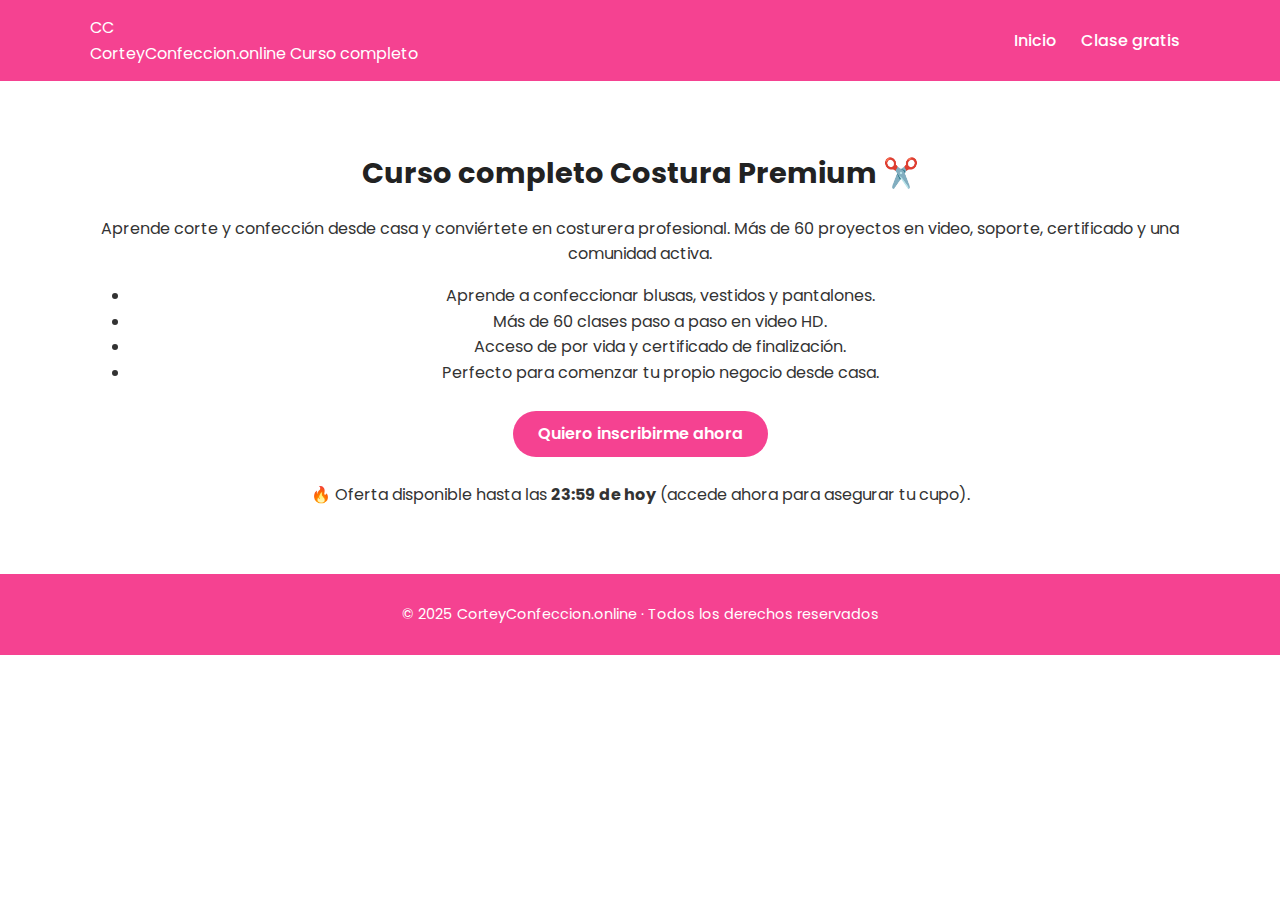
<file: costura-premium/index.html>
<!doctype html>
<html lang="es">
<head>
  <meta charset="utf-8" />
  <title>Costura Premium • CorteyConfeccion.online</title>
  <meta name="viewport" content="width=device-width, initial-scale=1" />
  <link rel="stylesheet" href="../style.css" />
  <link rel="preconnect" href="https://fonts.googleapis.com">
  <link rel="preconnect" href="https://fonts.gstatic.com" crossorigin>
  <link href="https://fonts.googleapis.com/css2?family=Poppins:wght@300;400;600;700&display=swap" rel="stylesheet">
</head>
<body>
  <header class="site-header">
    <div class="container nav">
      <div class="logo-area">
        <div class="logo-circle">CC</div>
        <div class="logo-text">
          <span class="logo-title">CorteyConfeccion.online</span>
          <span class="logo-subtitle">Curso completo</span>
        </div>
      </div>
      <nav class="nav-links">
        <a href="../">Inicio</a>
        <a href="../clase-gratis/">Clase gratis</a>
      </nav>
    </div>
  </header>

  <main>
    <section class="hero">
      <div class="container">
        <h1>Curso completo Costura Premium ✂️</h1>
        <p>
          Aprende corte y confección desde casa y conviértete en costurera profesional.  
          Más de 60 proyectos en video, soporte, certificado y una comunidad activa.
        </p>

        <ul class="checklist">
          <li>Aprende a confeccionar blusas, vestidos y pantalones.</li>
          <li>Más de 60 clases paso a paso en video HD.</li>
          <li>Acceso de por vida y certificado de finalización.</li>
          <li>Perfecto para comenzar tu propio negocio desde casa.</li>
        </ul>

        <a href="https://go.hotmart.com/Y27528309A" target="_blank" class="btn primary">
          Quiero inscribirme ahora
        </a>

        <p style="margin-top:15px;">
          🔥 Oferta disponible hasta las <strong>23:59 de hoy</strong>  
          (accede ahora para asegurar tu cupo).
        </p>
      </div>
    </section>
  </main>

  <footer class="site-footer">
    <div class="container footer-grid">
      <p>© 2025 CorteyConfeccion.online · Todos los derechos reservados</p>
    </div>
  </footer>
</body>
</html>
</file>
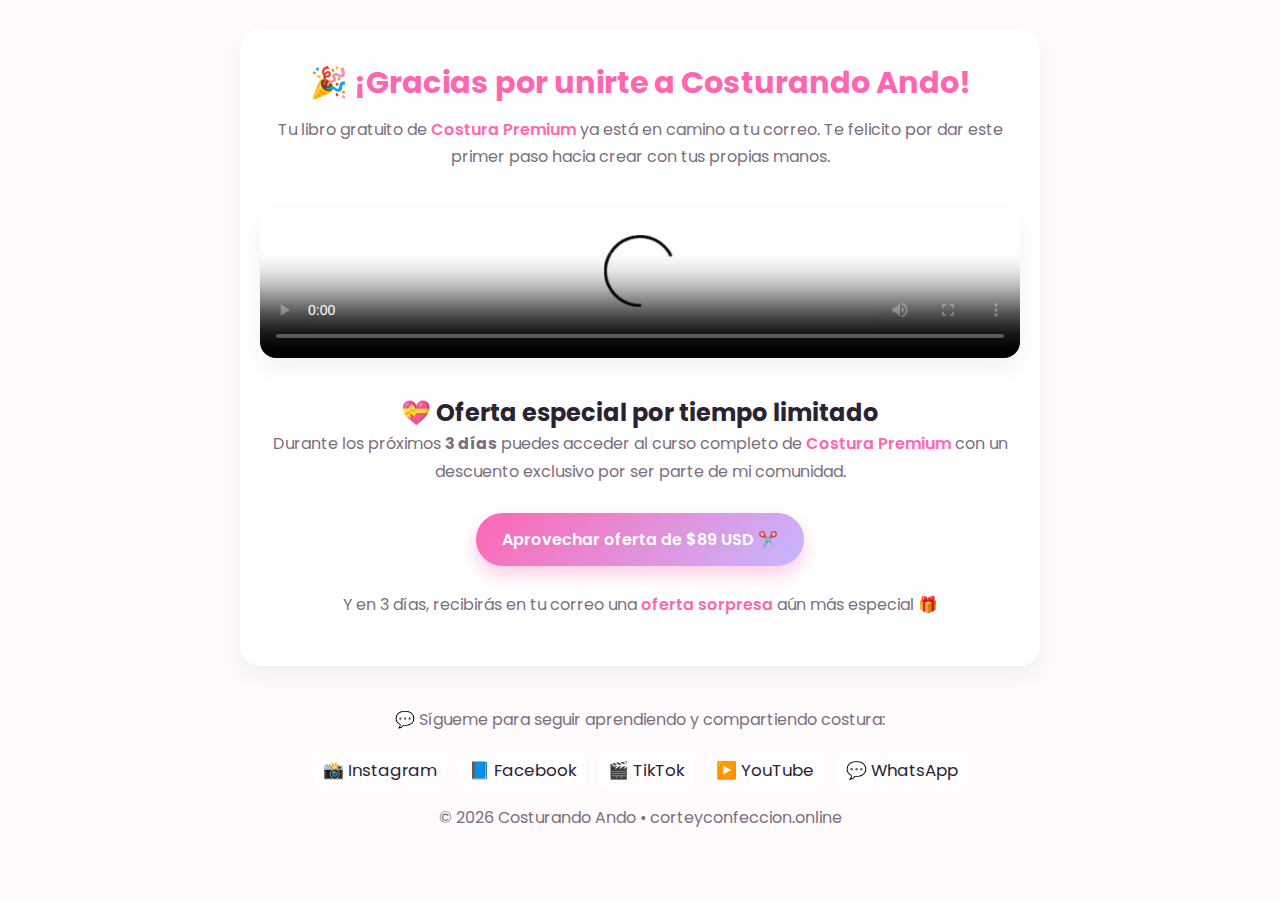
<file: gracias.html>
<!doctype html>
<html lang="es">
<head>
  <meta charset="utf-8" />
  <meta name="viewport" content="width=device-width, initial-scale=1" />
  <title>¡Gracias! 💖 — Costurando Ando</title>
  <meta name="description" content="Gracias por unirte a Costurando Ando. Tu libro de costura está en camino, y tienes una oferta especial por tiempo limitado.">

  <!-- Fuente -->
  <link rel="preconnect" href="https://fonts.googleapis.com">
  <link rel="preconnect" href="https://fonts.gstatic.com" crossorigin>
  <link href="https://fonts.googleapis.com/css2?family=Poppins:wght@300;400;600;700&display=swap" rel="stylesheet">

  <style>
    :root {
      --color-bg: #fffafc;
      --color-primary: #ff66b2;
      --color-secondary: #c6b7ff;
      --color-text: #2b2333;
      --color-muted: #7a6f80;
      --shadow-soft: 0 10px 25px rgba(0,0,0,0.06);
    }

    * { box-sizing: border-box; margin: 0; padding: 0; }

    body {
      font-family: "Poppins", sans-serif;
      background: var(--color-bg);
      color: var(--color-text);
      text-align: center;
      padding: 30px 16px;
      animation: fadeIn 1s ease forwards;
    }

    @keyframes fadeIn {
      from { opacity: 0; transform: translateY(20px); }
      to { opacity: 1; transform: translateY(0); }
    }

    .container {
      max-width: 800px;
      margin: 0 auto;
      background: #ffffff;
      border-radius: 20px;
      padding: 30px 20px;
      box-shadow: var(--shadow-soft);
    }

    h1 {
      color: var(--color-primary);
      font-size: 1.9rem;
      margin-bottom: 10px;
    }

    p {
      color: var(--color-muted);
      font-size: 1rem;
      margin-bottom: 18px;
      line-height: 1.7;
    }

    .highlight {
      color: var(--color-primary);
      font-weight: 600;
    }

    .btn-primary {
      background: linear-gradient(135deg, var(--color-primary), var(--color-secondary));
      border: none;
      color: #fff;
      padding: 14px 26px;
      border-radius: 999px;
      font-weight: 600;
      text-decoration: none;
      font-size: 1rem;
      box-shadow: 0 8px 18px rgba(255, 102, 178, 0.35);
      transition: all 0.3s ease;
      display: inline-block;
      margin-top: 10px;
    }

    .btn-primary:hover {
      background: linear-gradient(135deg, var(--color-secondary), var(--color-primary));
      transform: scale(1.03);
      box-shadow: 0 10px 25px rgba(255, 102, 178, 0.45);
    }

    video {
      width: 100%;
      border-radius: 16px;
      margin-top: 20px;
      box-shadow: var(--shadow-soft);
    }

    footer {
      margin-top: 40px;
      font-size: 0.9rem;
      color: var(--color-muted);
    }

    .socials {
      display: flex;
      justify-content: center;
      flex-wrap: wrap;
      gap: 12px;
      margin-top: 10px;
    }

    .socials a {
      text-decoration: none;
      font-size: 1.05rem;
      padding: 6px 10px;
      border-radius: 12px;
      transition: all 0.3s ease;
      color: var(--color-text);
      background: rgba(255,255,255,0.5);
    }

    .socials a:hover {
      background: rgba(255,102,178,0.1);
      transform: scale(1.08);
      color: var(--color-primary);
    }

    @media (max-width: 600px) {
      h1 { font-size: 1.5rem; }
      p { font-size: 0.95rem; }
    }
  </style>
</head>

<body>
  <div class="container">
    <h1>🎉 ¡Gracias por unirte a Costurando Ando!</h1>
    <p>Tu libro gratuito de <span class="highlight">Costura Premium</span> ya está en camino a tu correo.  
    Te felicito por dar este primer paso hacia crear con tus propias manos.</p>

    <video controls poster="https://images.unsplash.com/photo-1587614295999-6a5e7d3dfd8b?auto=format&fit=crop&w=900&q=80">
      <source src="https://drive.google.com/uc?export=preview&id=1PbdrRkbfcbTw8Picqk0VY4d1_xqeYZdh" type="video/mp4">
      Tu navegador no soporta video.
    </video>

    <h2 style="margin-top:30px;">💝 Oferta especial por tiempo limitado</h2>
    <p>Durante los próximos <strong>3 días</strong> puedes acceder al curso completo de  
    <span class="highlight">Costura Premium</span> con un descuento exclusivo por ser parte de mi comunidad.</p>

    <a href="https://go.hotmart.com/Y27528309A?ap=0320" class="btn-primary" target="_blank">
      Aprovechar oferta de $89 USD ✂️
    </a>

    <p style="margin-top:25px;">Y en 3 días, recibirás en tu correo una <span class="highlight">oferta sorpresa</span> aún más especial 🎁</p>
  </div>

  <footer>
    <p>💬 Sígueme para seguir aprendiendo y compartiendo costura:</p>
    <div class="socials">
      <a href="https://www.instagram.com/costuraindustrial_/" target="_blank">📸 Instagram</a>
      <a href="https://web.facebook.com/Costurindustrial" target="_blank">📘 Facebook</a>
      <a href="https://www.tiktok.com/@costurando_ando" target="_blank">🎬 TikTok</a>
      <a href="https://go.hotmart.com/Y27528309A?pad=https://www.youtube.com/@PremiumAcademy" target="_blank">▶️ YouTube</a>
      <a href="https://go.hotmart.com/Y27528309A?pad=https://wa.me/573175420828" target="_blank">💬 WhatsApp</a>
    </div>

    <p style="margin-top:15px;">© <span id="year"></span> Costurando Ando • corteyconfeccion.online</p>
  </footer>

  <script>
    document.getElementById("year").textContent = new Date().getFullYear();
  </script>
</body>
</html>
</file>
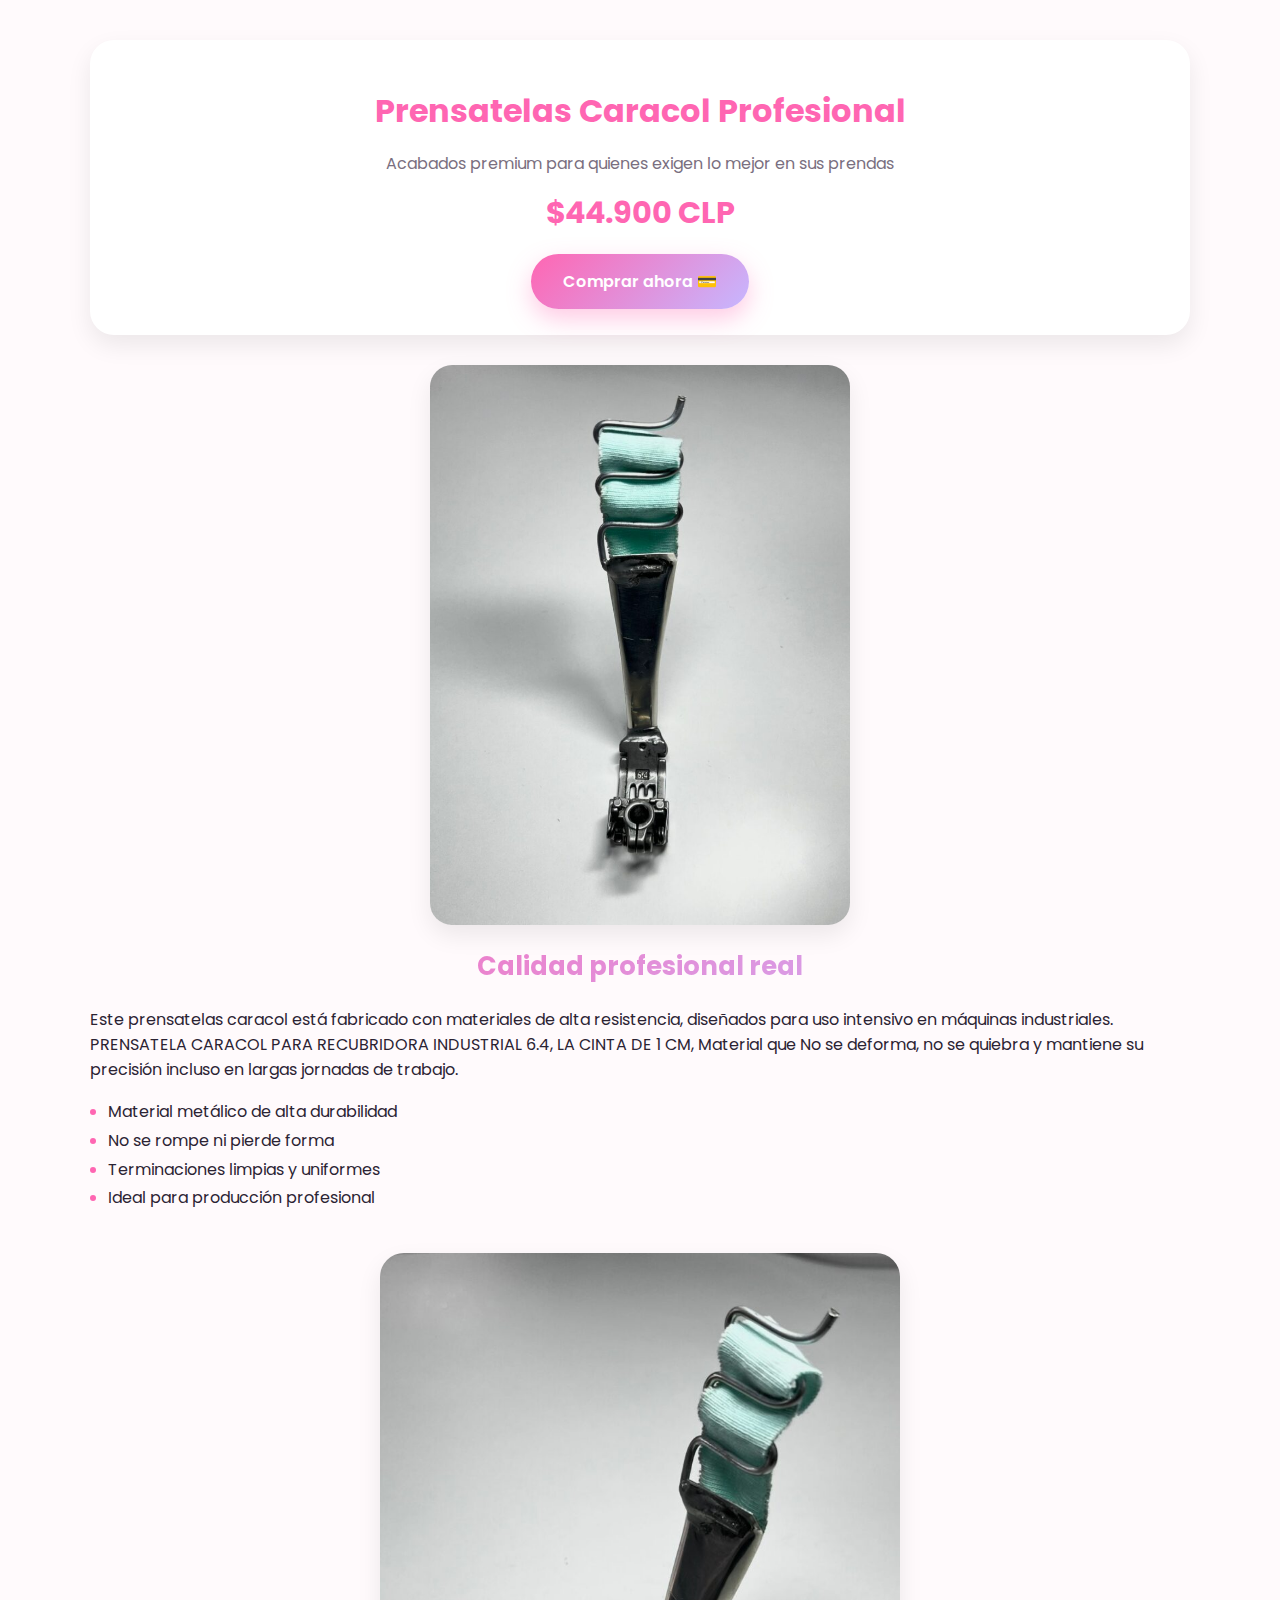
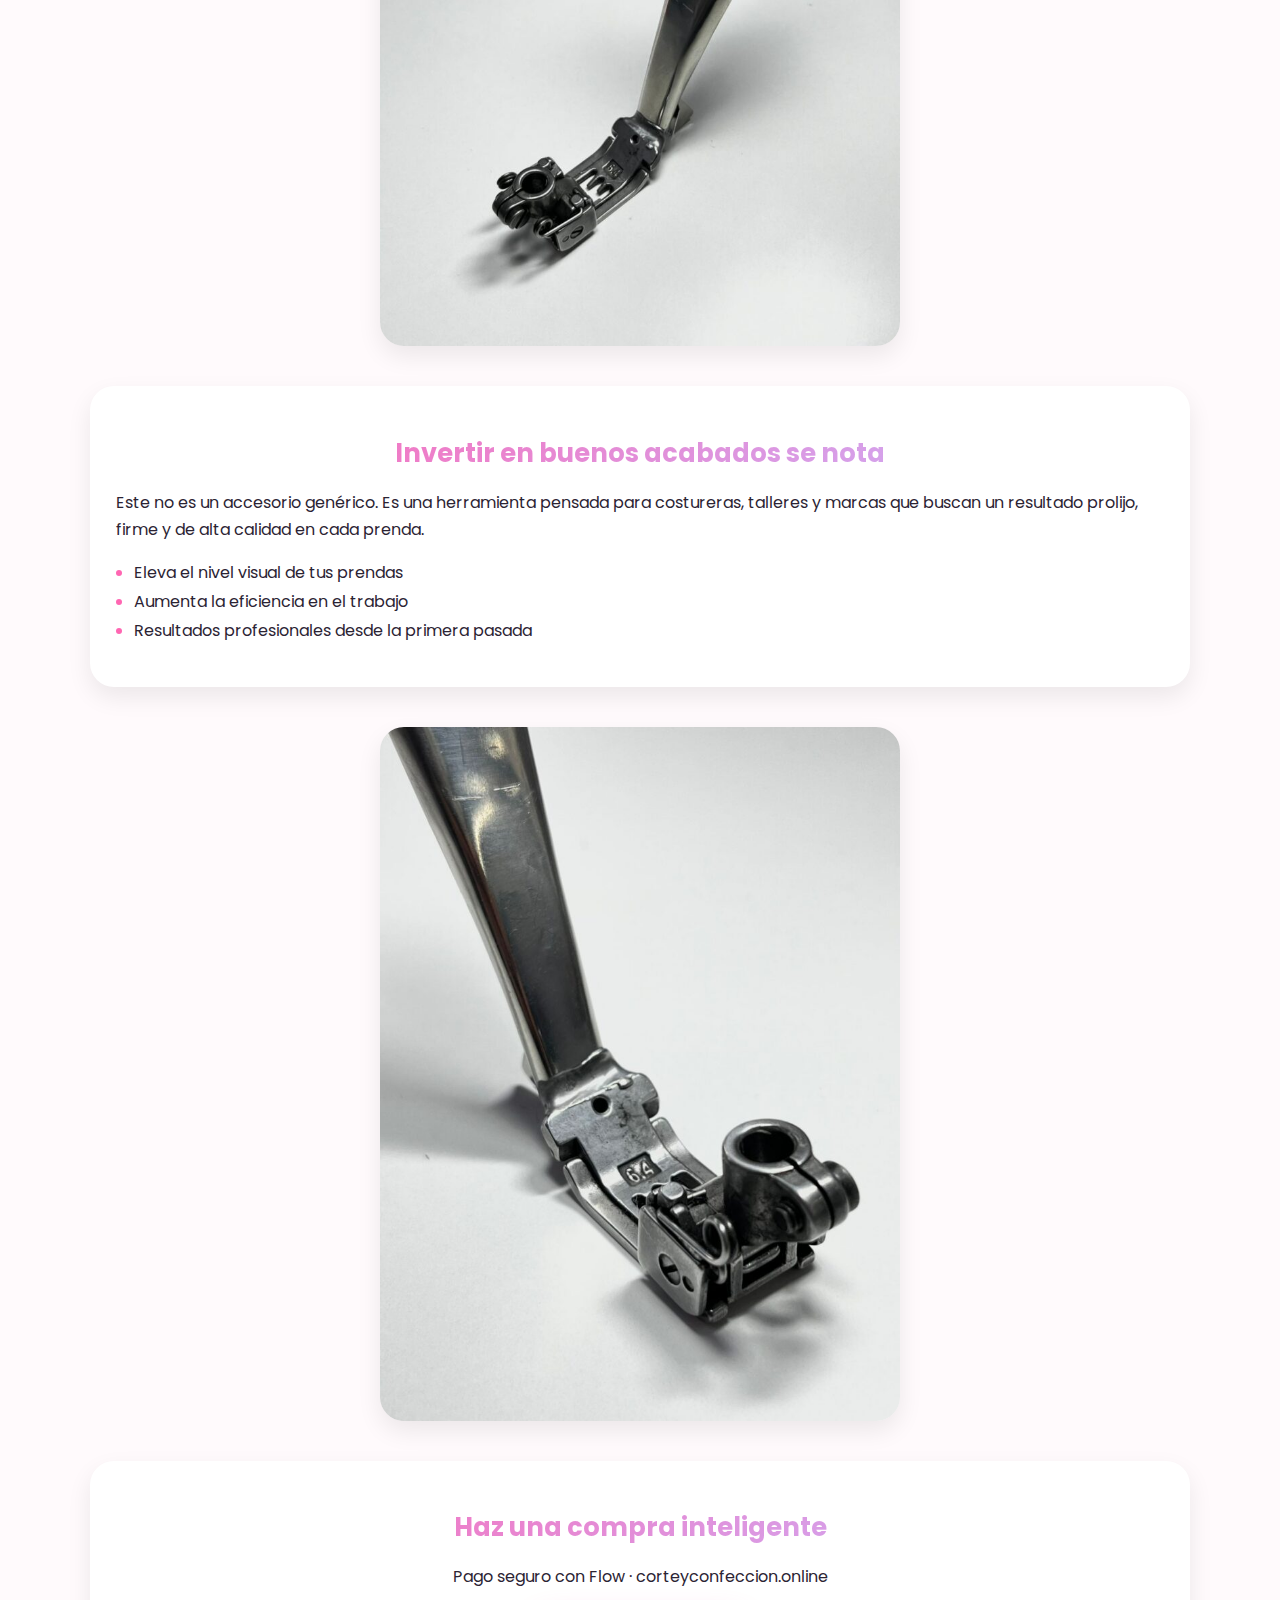
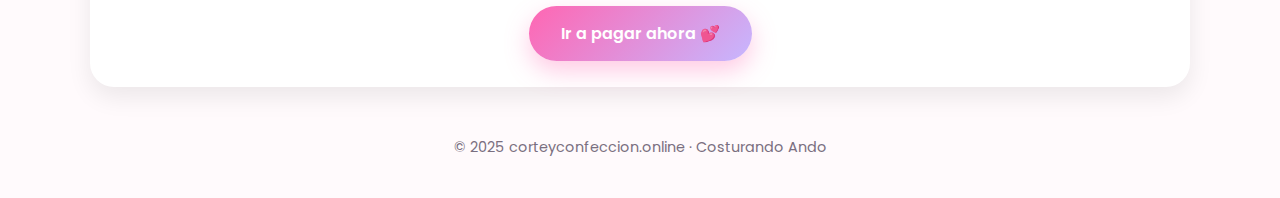
<file: prensatelas-caracol.html>
<!doctype html>
<html lang="es">
<head>
<meta charset="utf-8">
<meta name="viewport" content="width=device-width, initial-scale=1">
<title>Prensatelas Caracol Profesional • Corte y Confección</title>

<link rel="preconnect" href="https://fonts.googleapis.com">
<link rel="preconnect" href="https://fonts.gstatic.com" crossorigin>
<link href="https://fonts.googleapis.com/css2?family=Poppins:wght@300;400;600;700&display=swap" rel="stylesheet">

<style>
:root{
  --primary:#ff66b2;
  --secondary:#c6b7ff;
  --bg:#fffafc;
  --text:#2b2333;
  --muted:#7a6f80;
  --shadow:0 10px 25px rgba(0,0,0,.08);
}

body{
  margin:0;
  font-family:"Poppins",sans-serif;
  background:var(--bg);
  color:var(--text);
}

.container{
  max-width:1100px;
  margin:0 auto;
  padding:20px 16px;
}

.card{
  background:#fff;
  border-radius:24px;
  box-shadow:var(--shadow);
  padding:26px;
  margin-top:20px;
}

/* HERO */
.hero{
  text-align:center;
}

.hero h1{
  color:var(--primary);
  font-size:2rem;
  margin-bottom:6px;
}

.hero p{
  color:var(--muted);
  margin-bottom:14px;
}

.price{
  font-size:1.9rem;
  font-weight:700;
  color:var(--primary);
  margin:10px 0 18px;
}

.btn{
  display:inline-block;
  background:linear-gradient(135deg,var(--primary),var(--secondary));
  padding:15px 32px;
  border-radius:999px;
  color:#fff;
  font-weight:600;
  text-decoration:none;
  box-shadow:0 10px 25px rgba(255,102,178,.35);
}

/* CARRUSEL */
.carousel-container{
  position:relative;
  margin-top:30px;
  background:#fff;
  border-radius:24px;
  box-shadow:var(--shadow);
  padding:20px;
}

.carousel{
  display:flex;
  justify-content:center;
  align-items:center;
  overflow:hidden;
}

.slide{
  display:none;
  width:100%;
  max-height:360px;
  object-fit:contain;
  border-radius:18px;
}

.slide.active{
  display:block;
}

.carousel-btn{
  position:absolute;
  top:50%;
  transform:translateY(-50%);
  background:linear-gradient(135deg,var(--primary),var(--secondary));
  border:none;
  color:#fff;
  font-size:28px;
  width:44px;
  height:44px;
  border-radius:50%;
  cursor:pointer;
  box-shadow:0 8px 20px rgba(255,102,178,.35);
}

.carousel-btn.left{ left:10px; }
.carousel-btn.right{ right:10px; }

@media(max-width:600px){
  .carousel-btn{
    width:36px;
    height:36px;
    font-size:22px;
  }
}

/* SECTIONS */
.section{
  background:#fff;
  border-radius:24px;
  padding:26px;
  margin-top:30px;
  box-shadow:var(--shadow);
}
.section h2{
  font-weight:700;
  font-size:1.6rem;
  margin-bottom:12px;
  background: linear-gradient(135deg, #ff66b2, #c6b7ff);
  -webkit-background-clip: text;
  -webkit-text-fill-color: transparent;
  text-align:center;
}

.section p{
  line-height:1.7;
}

ul{
  padding-left:18px;
  line-height:1.8;
}

ul li::marker{
  color:var(--primary);
}

/* FOOTER */
footer{
  text-align:center;
  margin:50px 0 20px;
  color:var(--muted);
  font-size:.9rem;
}
  body{
  color: var(--text);
}

.section p,
.section li{
  color: var(--text);
}

.hero p{
  color: var(--muted);
}
  .titulo-destacado{
  font-weight:700;
  font-size:1.6rem;
  text-align:center;
  background: linear-gradient(135deg, #ff66b2, #c6b7ff);
  -webkit-background-clip: text;
  -webkit-text-fill-color: transparent;
  }
</style>
</head>

<body>
<div class="container">

<!-- HERO -->
<section class="card hero">
  <h1>Prensatelas Caracol Profesional</h1>
  <p>Acabados premium para quienes exigen lo mejor en sus prendas</p>

  <div class="price">$44.900 CLP</div>

  <a href="https://www.flow.cl/uri/5PNDkh9bm" class="btn">
    Comprar ahora 💳
  </a>
</section>

<img src="imag/prensantelas1.jpeg"
     alt="Prensatelas caracol profesional"
     style="
       width:100%;
       max-width:420px;
       display:block;
       margin:30px auto 0;
       border-radius:22px;
       box-shadow:var(--shadow);
       object-fit:contain;
     ">
  <h2 class="titulo-destacado">Calidad profesional real</h2>
  <p>
    Este prensatelas caracol está fabricado con materiales de alta resistencia,
    diseñados para uso intensivo en máquinas industriales.
    PRENSATELA CARACOL PARA RECUBRIDORA INDUSTRIAL 6.4,
LA CINTA DE 1 CM, Material que 
    No se deforma, no se quiebra y mantiene su precisión incluso en largas
    jornadas de trabajo.
  </p>

  <ul>
    <li>Material metálico de alta durabilidad</li>
    <li>No se rompe ni pierde forma</li>
    <li>Terminaciones limpias y uniformes</li>
    <li>Ideal para producción profesional</li>
  </ul>
</section>
  <img src="imag/prensantelas2.jpeg"
     alt="Detalle prensatelas caracol"
     style="
       width:100%;
       max-width:520px;
       display:block;
       margin:40px auto;
       border-radius:24px;
       box-shadow:var(--shadow);
       object-fit:contain;
     ">

<!-- BENEFICIOS -->
<section class="section">
  <h2>Invertir en buenos acabados se nota</h2>
  <p>
    Este no es un accesorio genérico.
    Es una herramienta pensada para costureras, talleres y marcas
    que buscan un resultado prolijo, firme y de alta calidad en cada prenda.
  </p>

  <ul>
    <li>Eleva el nivel visual de tus prendas</li>
    <li>Aumenta la eficiencia en el trabajo</li>
    <li>Resultados profesionales desde la primera pasada</li>
  </ul>
</section>
  <img src="imag/prensantelas3.jpeg"
     alt="Prensatelas caracol en uso"
     style="
       width:100%;
       max-width:520px;
       display:block;
       margin:40px auto;
       border-radius:24px;
       box-shadow:var(--shadow);
       object-fit:contain;
     ">

<!-- CTA FINAL -->
<section class="section" style="text-align:center">
  <h2>Haz una compra inteligente</h2>
  <p>Pago seguro con Flow · corteyconfeccion.online</p>

  <a href="https://www.flow.cl/uri/5PNDkh9bm" class="btn">
    Ir a pagar ahora 💕
  </a>
</section>

<footer>
  © 2025 corteyconfeccion.online · Costurando Ando
</footer>

</div>

<script>
let currentSlide = 0;
const slides = document.querySelectorAll('.slide');

function moveSlide(direction){
  slides[currentSlide].classList.remove('active');
  currentSlide = (currentSlide + direction + slides.length) % slides.length;
  slides[currentSlide].classList.add('active');
}
</script>

</body>
</html>
</file>
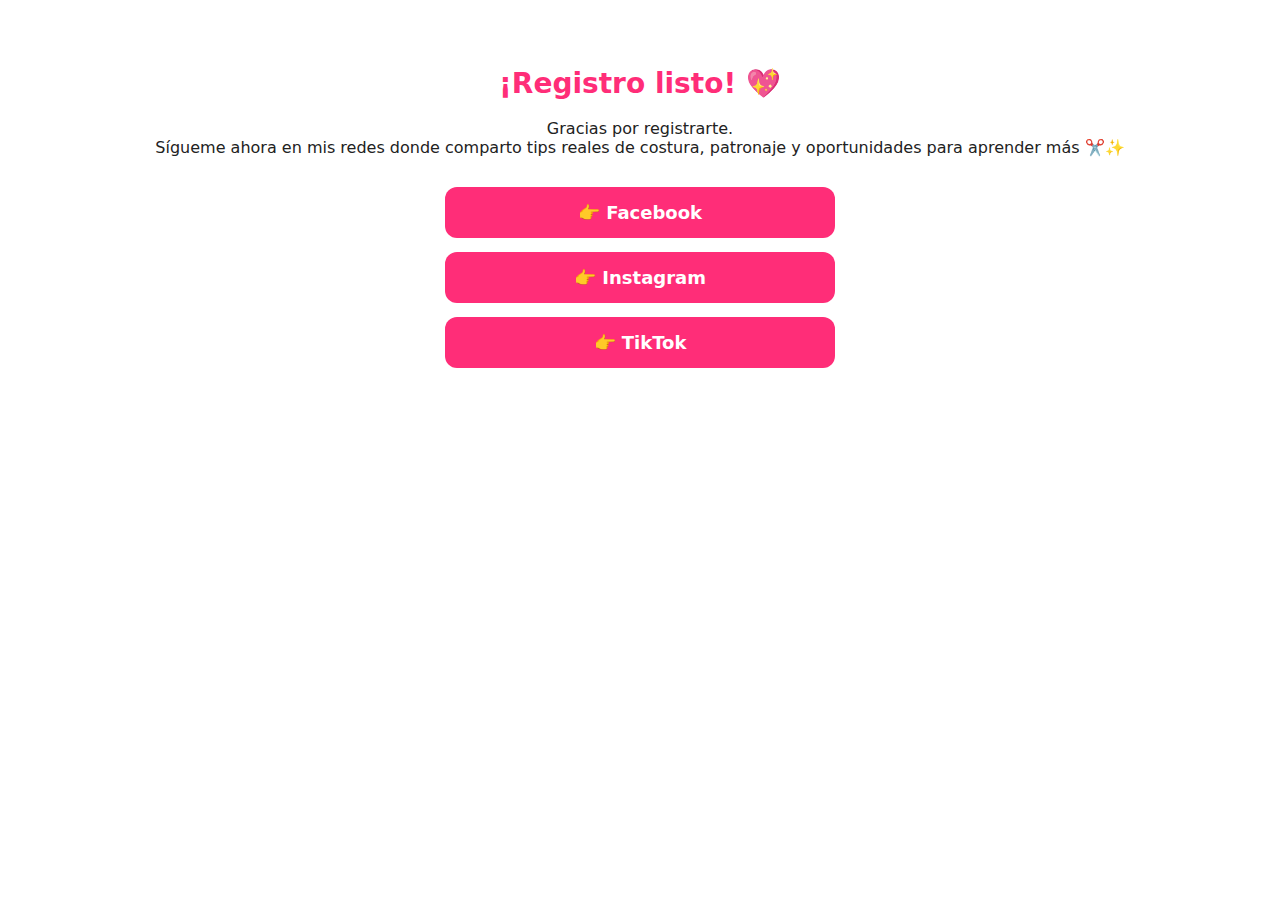
<file: clase-gratis/gracias.html>
<!doctype html>
<html lang="es">
<head>
  <meta charset="utf-8">
  <title>¡Gracias! 💕</title>
  <meta name="viewport" content="width=device-width, initial-scale=1">
  <style>
    body {
      font-family: system-ui, -apple-system, BlinkMacSystemFont, sans-serif;
      background: #fff;
      color: #222;
      text-align: center;
      padding: 40px 20px;
    }
    h1 {
      color: #ff2d78;
      font-size: 28px;
    }
    p {
      font-size: 16px;
      margin-bottom: 30px;
    }
    a {
      display: block;
      margin: 14px auto;
      padding: 15px;
      max-width: 360px;
      background: #ff2d78;
      color: #fff;
      text-decoration: none;
      font-size: 18px;
      font-weight: 600;
      border-radius: 12px;
    }
    a:hover {
      opacity: 0.9;
    }
  </style>
</head>
<body>

  <h1>¡Registro listo! 💖</h1>

  <p>
    Gracias por registrarte.<br>
    Sígueme ahora en mis redes donde comparto tips reales de costura,
    patronaje y oportunidades para aprender más ✂️✨
  </p>

  <a href="https://web.facebook.com/Costurindustrial" target="_blank">
    👉 Facebook
  </a>

  <a href="https://www.instagram.com/costuraindustrial_" target="_blank">
    👉 Instagram
  </a>

  <a href="https://www.tiktok.com/@costurando_ando" target="_blank">
    👉 TikTok
  </a>

</body>
</html>
</file>
<file: style.css>
body {
  font-family: 'Poppins', sans-serif;
  margin: 0;
  background: #fff;
  color: #333;
  line-height: 1.6;
}

/* Estructura general */
.container {
  width: 90%;
  max-width: 1100px;
  margin: auto;
}

.site-header {
  background: #f54291;
  color: white;
  padding: 15px 0;
}

.nav {
  display: flex;
  justify-content: space-between;
  align-items: center;
}

.nav-links a {
  color: white;
  text-decoration: none;
  margin: 0 10px;
  font-weight: 500;
}

.nav-links a:hover {
  text-decoration: underline;
}

/* Hero principal */
.hero {
  padding: 50px 0;
  text-align: center;
  background: #fff;
}

.hero h1 {
  color: #222;
  font-size: 1.8rem;
}

.hero .accent {
  color: #f54291;
  font-weight: 700;
}

.btn {
  display: inline-block;
  margin: 10px;
  padding: 10px 25px;
  border-radius: 25px;
  text-decoration: none;
  font-weight: 600;
  transition: 0.3s;
}

.btn.primary {
  background: #f54291;
  color: white;
}

.btn.primary:hover {
  background: #c92e74;
}

.btn.ghost {
  border: 2px solid #f54291;
  color: #f54291;
}

.btn.ghost:hover {
  background: #f54291;
  color: white;
}

/* Secciones */
.section {
  padding: 40px 0;
}

.section-title {
  text-align: center;
  font-size: 1.6rem;
  margin-bottom: 25px;
  color: #222;
}

.cards-grid {
  display: grid;
  grid-template-columns: repeat(auto-fit, minmax(250px, 1fr));
  gap: 20px;
}

.card {
  border: 1px solid #eee;
  border-radius: 10px;
  padding: 20px;
  background: #fafafa;
}

.soft {
  background: #fff3fa;
}

.site-footer {
  background: #f54291;
  color: white;
  padding: 15px 0;
  text-align: center;
  font-size: 0.9rem;
}
</file>
